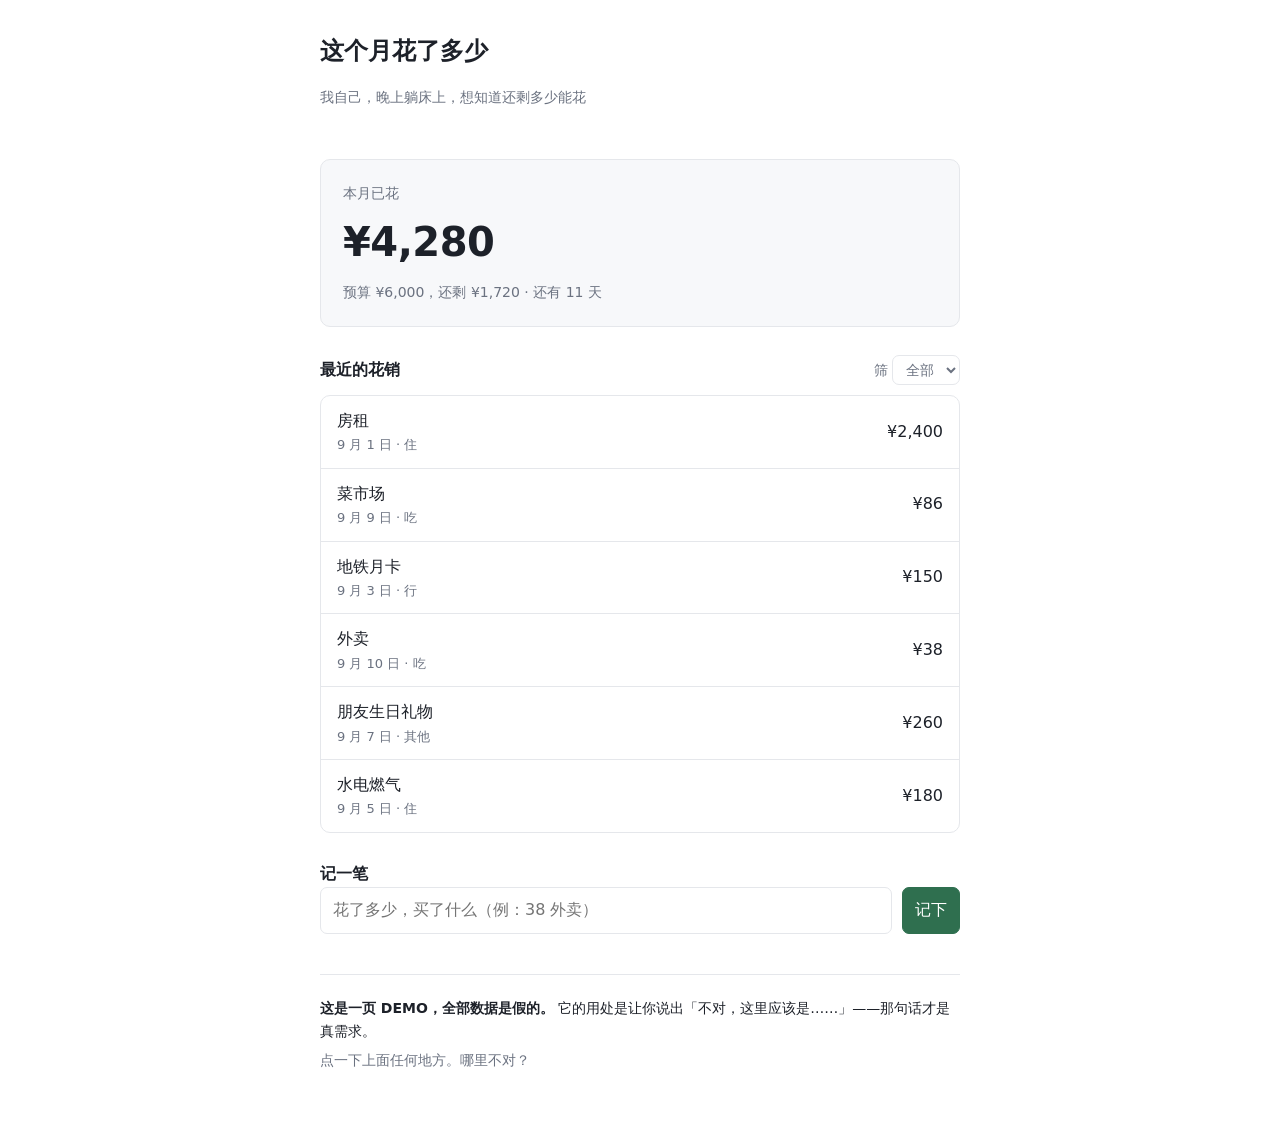
<file: starter-kit/demo-template/index.html>
<!doctype html>
<html lang="zh-CN">
<meta charset="utf-8">
<meta name="viewport" content="width=device-width,initial-scale=1">
<title>DEMO · 改这里写你要做的东西</title>
<link rel="stylesheet" href="demo.css">
<body>

<!-- ═══════════════════════════════════════════════════════════════════
     这是一页**用来提问的** DEMO，不是原型。

     怎么用：
       1. 改 demo.js 顶部的 DATA（全是假数据，写得像真的）；
       2. 改下面这三块的文字；
       3. 双击本文件打开，拿给需求方点两下；
       4. 只问一句：「你点一下，哪里不对？」

     三条硬规矩：
       · 不连后端、不装依赖、不建目录。单个文件夹三个文件，双击就开。
       · 只做最核心的那一个画面。不做导航、不做设置页、不做登录。
       · 做完就扔。★不要在它上面继续长功能。
     ═══════════════════════════════════════════════════════════════ -->

<header>
  <h1 id="title">改这里：一句话说清这是什么</h1>
  <p id="subtitle" class="muted">改这里：谁在什么场合打开它</p>
</header>

<!-- ① 最重要的那个数 / 那句话。打开页面第一眼看见的东西。 -->
<section class="hero">
  <div class="stat">
    <div class="stat-label" id="statLabel">改这里：这个数叫什么</div>
    <div class="stat-value" id="statValue">—</div>
    <div class="stat-note muted" id="statNote">改这里：它旁边该有一句什么话</div>
  </div>
</section>

<!-- ② 一张清单 / 一个列表。多数东西的主体都是这个形状。 -->
<section>
  <div class="row-between">
    <h2 id="listTitle">改这里：这张清单叫什么</h2>
    <label class="muted">筛 <select id="filter"></select></label>
  </div>
  <div id="list" class="list">读取中…</div>
</section>

<!-- ③ 一个动作。让人点一下，看看会发生什么——多数「不对」都在这里被说出来。 -->
<section>
  <h2 id="actionTitle">改这里：能做的那个动作</h2>
  <form id="actionForm" class="row-gap">
    <input id="actionInput" placeholder="改这里：让他输入什么" required>
    <button type="submit">改这里：按钮上写什么</button>
  </form>
  <p id="actionResult" class="muted"></p>
</section>

<footer>
  <p><strong>这是一页 DEMO，全部数据是假的。</strong>
     它的用处是让你说出「不对，这里应该是……」——那句话才是真需求。</p>
  <p class="muted">点一下上面任何地方。哪里不对？</p>
</footer>

<script src="demo.js"></script>
</body>
</html>
</file>
<file: starter-kit/demo-template/demo.css>
/* DEMO 骨架样式。够看就行——DEMO 的目的是引出「哪里不对」，不是好看。
   ★但也别太丑：丑到让人第一句话是「这个界面好丑」，你就问不出真需求了。 */

:root {
  --ink: #1d2129;
  --muted: #6b7280;
  --line: #e5e7eb;
  --panel: #f7f8fa;
  --accent: #2f6f4f;
}

* { box-sizing: border-box; }

body {
  margin: 0 auto;
  max-width: 680px;
  padding: 0 20px 60px;
  font: 16px/1.65 system-ui, -apple-system, "Segoe UI", "Noto Sans SC", sans-serif;
  color: var(--ink);
  background: #fff;
}

header { padding: 32px 0 8px; }
h1 { margin: 0 0 4px; font-size: 24px; }
h2 { font-size: 16px; font-weight: 600; margin: 0; }
.muted { color: var(--muted); font-size: 14px; }

section { margin-top: 28px; }

.row-between {
  display: flex;
  align-items: baseline;
  justify-content: space-between;
  gap: 12px;
  margin-bottom: 10px;
}
.row-gap { display: flex; gap: 10px; flex-wrap: wrap; }

/* ① 第一眼那个数 */
.hero {
  background: var(--panel);
  border: 1px solid var(--line);
  border-radius: 10px;
  padding: 22px;
}
.stat-label { color: var(--muted); font-size: 14px; }
.stat-value {
  font-size: 40px;
  font-weight: 650;
  letter-spacing: -0.5px;
  margin: 4px 0 6px;
  font-variant-numeric: tabular-nums;
}
.stat-note { margin: 0; }

/* ② 清单 */
.list { border: 1px solid var(--line); border-radius: 10px; overflow: hidden; }
.item {
  display: flex;
  align-items: center;
  justify-content: space-between;
  gap: 16px;
  padding: 12px 16px;
  border-bottom: 1px solid var(--line);
}
.item:last-child { border-bottom: none; }
.item-main { font-weight: 500; }
.item-sub { font-size: 13px; }
.item-value { font-variant-numeric: tabular-nums; white-space: nowrap; }

/* ③ 动作 */
input, select, button {
  font: inherit;
  padding: 9px 12px;
  border: 1px solid var(--line);
  border-radius: 7px;
  background: #fff;
  color: inherit;
}
input { flex: 1; min-width: 200px; }
button {
  cursor: pointer;
  background: var(--accent);
  border-color: var(--accent);
  color: #fff;
  font-weight: 500;
}
button:hover { filter: brightness(1.08); }
select { padding: 5px 9px; }

footer {
  margin-top: 40px;
  padding-top: 16px;
    border-top: 1px solid var(--line);
  font-size: 14px;
}
footer p { margin: 6px 0; }

@media (prefers-color-scheme: dark) {
  :root {
    --ink: #e6e8ea;
    --muted: #9aa3ad;
    --line: #333a42;
    --panel: #22262b;
    --accent: #4f9d74;
  }
  body { background: #16191d; }
  .list, input, select { background: #1d2126; }
}
</file>
